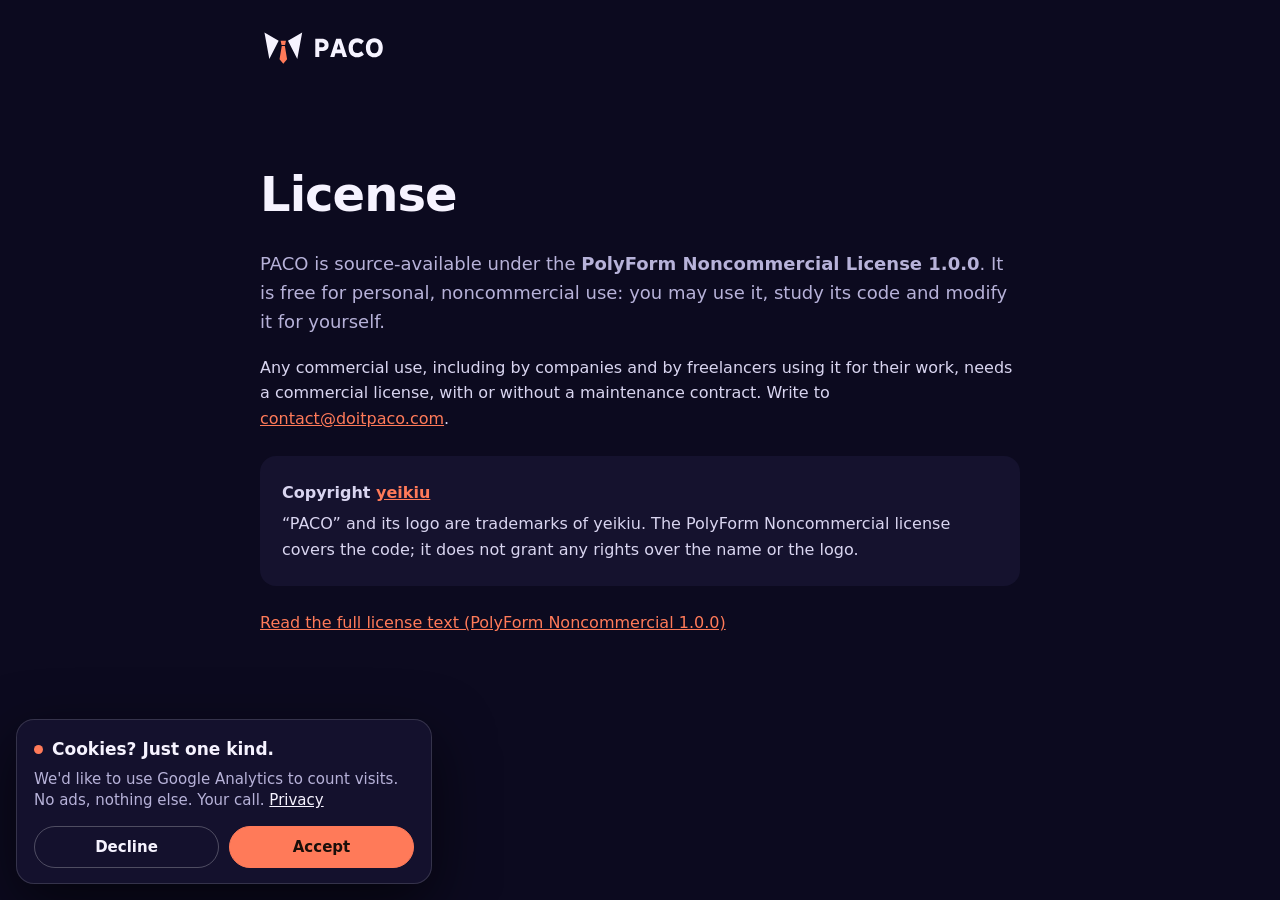
<file: license.html>
<!doctype html>
<html lang="en">
<head>
<meta charset="utf-8">
<meta name="viewport" content="width=device-width,initial-scale=1">
<title>License · PACO</title>
<meta name="description" content="PACO is source-available under the PolyForm Noncommercial License 1.0.0: free for personal, noncommercial use. Companies need a commercial license. “PACO” and its logo are trademarks of yeikiu.">
<meta name="theme-color" content="#0c0a1f">
<link rel="icon" href="assets/brand/favicon.svg" type="image/svg+xml">
<style>
  body{margin:0;background:#0c0a1f;color:#f6f3ff;font-family:system-ui,"Segoe UI",sans-serif;line-height:1.6}
  header,main{max-width:760px;margin:0 auto;padding:28px 24px} header img{height:40px}
  h1{font-size:clamp(32px,5vw,48px);letter-spacing:-.02em;margin:24px 0 8px} h2{color:#ff7a59;font-size:20px;margin:36px 0 8px}
  p,li{color:#d9d5f0;overflow-wrap:anywhere} .lead{color:#b7b2d9;font-size:18px} a{color:#ff7a59;overflow-wrap:anywhere}
  .box{background:#15122e;border-radius:16px;padding:18px 22px;margin:24px 0} .box p{margin:6px 0}
  .es{display:none} html[lang=es] .es{display:block} html[lang=es] .en{display:none}
</style>
<script src="consent.js" defer></script>
</head>
<body>
<header><a id="home" href="./"><img src="assets/brand/paco-logo-on-dark.svg" alt="PACO"></a></header>
<main>
  <h1 class="en">License</h1><h1 class="es" style="display:none">Licencia</h1>
  <p class="lead en">PACO is source-available under the <strong>PolyForm Noncommercial License 1.0.0</strong>. It is free for personal, noncommercial use: you may use it, study its code and modify it for yourself.</p>
  <p class="en">Any commercial use, including by companies and by freelancers using it for their work, needs a commercial license, with or without a maintenance contract. Write to <a href="mailto:contact@doitpaco.com">contact@doitpaco.com</a>.</p>
  <p class="lead es">PACO es de código visible y se distribuye bajo la <strong>licencia PolyForm Noncommercial 1.0.0</strong>. Es gratis para uso personal y no comercial: puedes usarlo, estudiar su código y modificarlo para ti.</p>
  <p class="es">Cualquier uso comercial, incluido el de empresas y el de autónomos que lo usen para trabajar, necesita una licencia comercial, con o sin contrato de mantenimiento. Escribe a <a href="mailto:contact@doitpaco.com">contact@doitpaco.com</a>.</p>
  <div class="box">
    <p><strong>Copyright <a href="https://github.com/yeikiu">yeikiu</a></strong></p>
    <p class="en">“PACO” and its logo are trademarks of yeikiu. The PolyForm Noncommercial license covers the code; it does not grant any rights over the name or the logo.</p>
    <p class="es">«PACO» y su logo son marcas de yeikiu. La licencia PolyForm Noncommercial cubre el código; no concede derechos sobre el nombre ni sobre el logo.</p>
    <p class="es">El texto legal vinculante es el original en inglés.</p>
  </div>
  <p class="en"><a href="https://polyformproject.org/licenses/noncommercial/1.0.0">Read the full license text (PolyForm Noncommercial 1.0.0)</a></p>
  <p class="es"><a href="https://polyformproject.org/licenses/noncommercial/1.0.0">Texto completo de la licencia PolyForm Noncommercial 1.0.0 (inglés, vinculante)</a></p>
  <!-- Enlace al código fuente, preparado y oculto hasta que exista el repo público:
       <p class="en"><a href="https://github.com/yeikiu/PACO">Source code</a></p>
       <p class="es"><a href="https://github.com/yeikiu/PACO">Código fuente</a></p> -->
</main>
<script>
var q=new URLSearchParams(location.search).get('lang');
if(q==='es'||(!q&&(navigator.language||'').slice(0,2).toLowerCase()==='es')){document.documentElement.lang='es';document.title='Licencia · PACO';document.getElementById('home').href='./?lang=es';document.querySelector('h1').textContent='Licencia';}
</script>
</body>
</html>
</file>
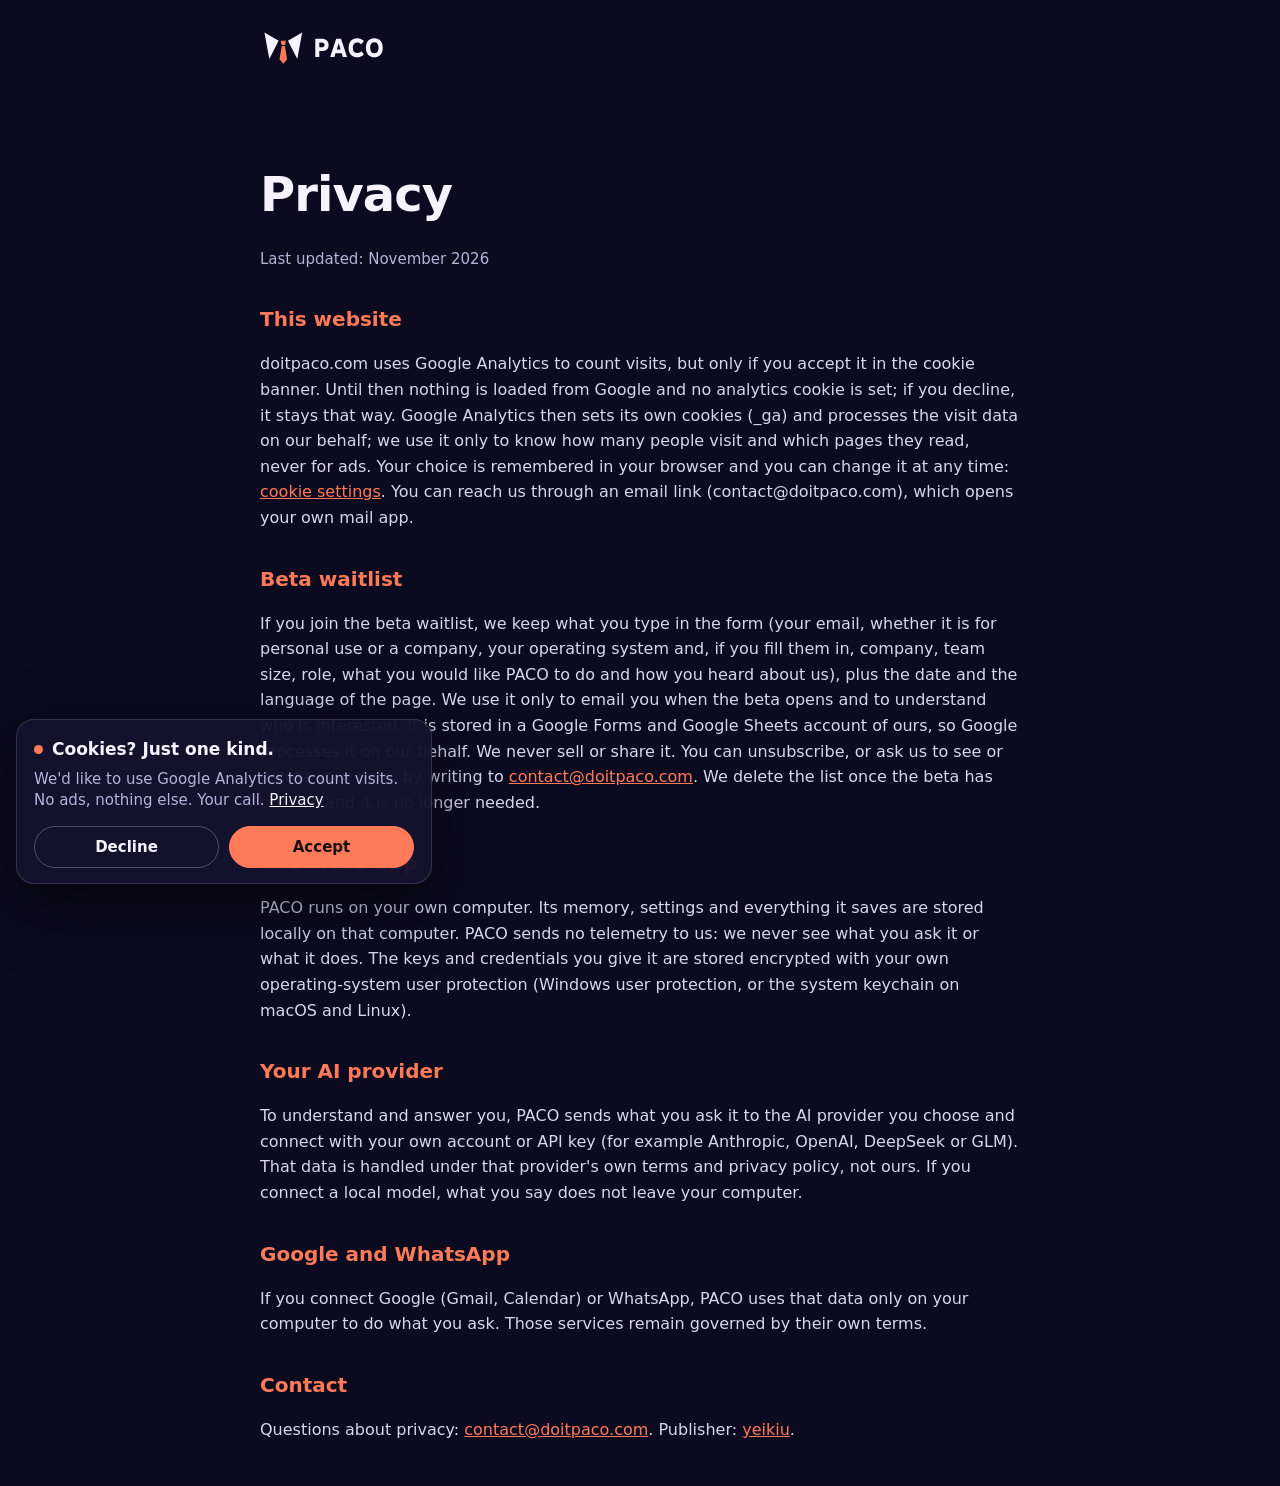
<file: privacy.html>
<!doctype html>
<html lang="en">
<head>
<meta charset="utf-8">
<meta name="viewport" content="width=device-width,initial-scale=1">
<title>Privacy · PACO</title>
<meta name="theme-color" content="#0c0a1f">
<link rel="icon" href="assets/brand/favicon.svg" type="image/svg+xml">
<style>
  body{margin:0;background:#0c0a1f;color:#f6f3ff;font-family:system-ui,"Segoe UI",sans-serif;line-height:1.6}
  header,main{max-width:760px;margin:0 auto;padding:28px 24px} header img{height:40px}
  h1{font-size:clamp(32px,5vw,48px);letter-spacing:-.02em;margin:24px 0 8px} h2{color:#ff7a59;font-size:20px;margin:32px 0 8px}
  p,li{color:#d9d5f0;overflow-wrap:anywhere} .upd{color:#b7b2d9;font-size:15px} a{color:#ff7a59}
  .es{display:none} html[lang=es] .es{display:block} html[lang=es] .en{display:none}
</style>
<script src="consent.js" defer></script>
</head>
<body>
<header><a id="home" href="./"><img src="assets/brand/paco-logo-on-dark.svg" alt="PACO"></a></header>
<main>
<div class="en">
<h1>Privacy</h1>
<p class="upd">Last updated: November 2026</p>
<h2>This website</h2>
<p>doitpaco.com uses Google Analytics to count visits, but only if you accept it in the cookie banner. Until then nothing is loaded from Google and no analytics cookie is set; if you decline, it stays that way. Google Analytics then sets its own cookies (_ga) and processes the visit data on our behalf; we use it only to know how many people visit and which pages they read, never for ads. Your choice is remembered in your browser and you can change it at any time: <a href="#" data-cookie-settings>cookie settings</a>. You can reach us through an email link (contact@doitpaco.com), which opens your own mail app.</p>
<h2>Beta waitlist</h2>
<p>If you join the beta waitlist, we keep what you type in the form (your email, whether it is for personal use or a company, your operating system and, if you fill them in, company, team size, role, what you would like PACO to do and how you heard about us), plus the date and the language of the page. We use it only to email you when the beta opens and to understand who is interested. It is stored in a Google Forms and Google Sheets account of ours, so Google processes it on our behalf. We never sell or share it. You can unsubscribe, or ask us to see or delete your data, by writing to <a href="mailto:contact@doitpaco.com">contact@doitpaco.com</a>. We delete the list once the beta has opened and it is no longer needed.</p>
<h2>The PACO app</h2>
<p>PACO runs on your own computer. Its memory, settings and everything it saves are stored locally on that computer. PACO sends no telemetry to us: we never see what you ask it or what it does. The keys and credentials you give it are stored encrypted with your own operating-system user protection (Windows user protection, or the system keychain on macOS and Linux).</p>
<h2>Your AI provider</h2>
<p>To understand and answer you, PACO sends what you ask it to the AI provider you choose and connect with your own account or API key (for example Anthropic, OpenAI, DeepSeek or GLM). That data is handled under that provider's own terms and privacy policy, not ours. If you connect a local model, what you say does not leave your computer.</p>
<h2>Google and WhatsApp</h2>
<p>If you connect Google (Gmail, Calendar) or WhatsApp, PACO uses that data only on your computer to do what you ask. Those services remain governed by their own terms.</p>
<h2>Contact</h2>
<p>Questions about privacy: <a href="mailto:contact@doitpaco.com">contact@doitpaco.com</a>. Publisher: <a href="https://github.com/yeikiu">yeikiu</a>.</p>
</div>
<div class="es">
<h1>Privacidad</h1>
<p class="upd">Última actualización: noviembre de 2026</p>
<h2>Esta web</h2>
<p>doitpaco.com usa Google Analytics para contar visitas, pero solo si lo aceptas en el aviso de cookies. Hasta entonces no se carga nada de Google ni se instala ninguna cookie de analítica, y si lo rechazas sigue así. Si lo aceptas, Google Analytics instala sus propias cookies (_ga) y trata los datos de la visita por encargo nuestro; solo lo usamos para saber cuánta gente nos visita y qué páginas lee, nunca para publicidad. Tu elección se guarda en tu navegador y puedes cambiarla cuando quieras: <a href="#" data-cookie-settings>ajustes de cookies</a>. Puedes contactarnos con un enlace de correo (contact@doitpaco.com), que abre tu propia app de correo.</p>
<h2>Lista de espera de la beta</h2>
<p>Si te apuntas a la lista de espera de la beta, guardamos lo que escribes en el formulario (tu email, si es para uso personal o para una empresa, tu sistema operativo y, si los rellenas, empresa, tamaño del equipo, cargo, qué te gustaría que PACO hiciera y cómo nos conociste), además de la fecha y el idioma de la página. Lo usamos solo para escribirte cuando abra la beta y para saber a quién le interesa. Se guarda en una cuenta nuestra de Google Forms y Google Sheets, así que Google lo trata por encargo nuestro. Nunca lo vendemos ni lo cedemos. Puedes darte de baja, o pedirnos ver o borrar tus datos, escribiendo a <a href="mailto:contact@doitpaco.com">contact@doitpaco.com</a>. Borramos la lista cuando la beta ya ha abierto y deja de hacer falta.</p>
<h2>La app PACO</h2>
<p>PACO funciona en tu propio ordenador. Su memoria, sus ajustes y todo lo que guarda se quedan en ese ordenador. PACO no nos envía telemetría: nunca vemos lo que le pides ni lo que hace. Las claves y credenciales que le das se guardan cifradas con la protección de tu propio usuario del sistema (la de tu usuario de Windows, o el llavero del sistema en macOS y Linux).</p>
<h2>Tu proveedor de IA</h2>
<p>Para entenderte y responderte, PACO envía lo que le pides al proveedor de IA que tú eliges y conectas con tu propia cuenta o clave de API (por ejemplo Anthropic, OpenAI, DeepSeek o GLM). Esos datos se rigen por los términos y la política de privacidad de ese proveedor, no por los nuestros. Si conectas un modelo local, lo que dices no sale de tu ordenador.</p>
<h2>Google y WhatsApp</h2>
<p>Si conectas Google (Gmail, Calendar) o WhatsApp, PACO usa esos datos solo en tu ordenador y para hacer lo que le pides. Esos servicios siguen rigiéndose por sus propios términos.</p>
<h2>Contacto</h2>
<p>Dudas sobre privacidad: <a href="mailto:contact@doitpaco.com">contact@doitpaco.com</a>. Editor: <a href="https://github.com/yeikiu">yeikiu</a>.</p>
</div>
</main>
<script>
var q=new URLSearchParams(location.search).get('lang');
if(q==='es'||(!q&&(navigator.language||'').slice(0,2).toLowerCase()==='es')){document.documentElement.lang='es';document.title='Privacidad · PACO';document.getElementById('home').href='./?lang=es';}
</script>
</body>
</html>
</file>
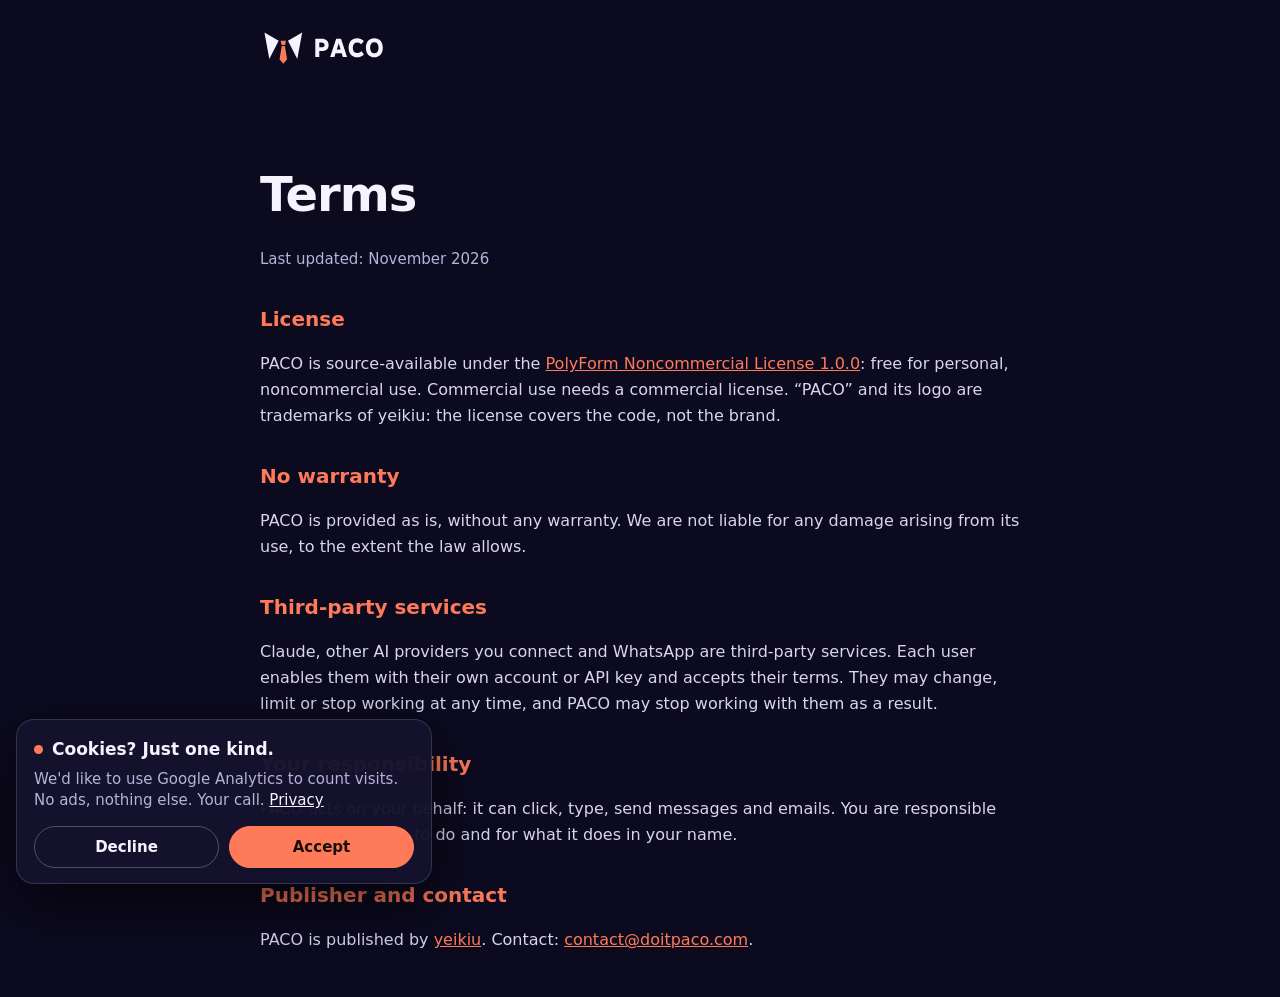
<file: terms.html>
<!doctype html>
<html lang="en">
<head>
<meta charset="utf-8">
<meta name="viewport" content="width=device-width,initial-scale=1">
<title>Terms · PACO</title>
<meta name="theme-color" content="#0c0a1f">
<link rel="icon" href="assets/brand/favicon.svg" type="image/svg+xml">
<style>
  body{margin:0;background:#0c0a1f;color:#f6f3ff;font-family:system-ui,"Segoe UI",sans-serif;line-height:1.6}
  header,main{max-width:760px;margin:0 auto;padding:28px 24px} header img{height:40px}
  h1{font-size:clamp(32px,5vw,48px);letter-spacing:-.02em;margin:24px 0 8px} h2{color:#ff7a59;font-size:20px;margin:32px 0 8px}
  p,li{color:#d9d5f0;overflow-wrap:anywhere} .upd{color:#b7b2d9;font-size:15px} a{color:#ff7a59}
  .es{display:none} html[lang=es] .es{display:block} html[lang=es] .en{display:none}
</style>
<script src="consent.js" defer></script>
</head>
<body>
<header><a id="home" href="./"><img src="assets/brand/paco-logo-on-dark.svg" alt="PACO"></a></header>
<main>
<div class="en">
<h1>Terms</h1>
<p class="upd">Last updated: November 2026</p>
<h2>License</h2>
<p>PACO is source-available under the <a href="license.html">PolyForm Noncommercial License 1.0.0</a>: free for personal, noncommercial use. Commercial use needs a commercial license. “PACO” and its logo are trademarks of yeikiu: the license covers the code, not the brand.</p>
<h2>No warranty</h2>
<p>PACO is provided as is, without any warranty. We are not liable for any damage arising from its use, to the extent the law allows.</p>
<h2>Third-party services</h2>
<p>Claude, other AI providers you connect and WhatsApp are third-party services. Each user enables them with their own account or API key and accepts their terms. They may change, limit or stop working at any time, and PACO may stop working with them as a result.</p>
<h2>Your responsibility</h2>
<p>PACO acts on your behalf: it can click, type, send messages and emails. You are responsible for what you ask it to do and for what it does in your name.</p>
<h2>Publisher and contact</h2>
<p>PACO is published by <a href="https://github.com/yeikiu">yeikiu</a>. Contact: <a href="mailto:contact@doitpaco.com">contact@doitpaco.com</a>.</p>
</div>
<div class="es">
<h1>Condiciones</h1>
<p class="upd">Última actualización: noviembre de 2026</p>
<h2>Licencia</h2>
<p>PACO es de código visible y se distribuye bajo la <a href="license.html?lang=es">licencia PolyForm Noncommercial 1.0.0</a>: gratis para uso personal y no comercial. El uso comercial necesita una licencia comercial. «PACO» y su logo son marcas de yeikiu: la licencia cubre el código, no la marca.</p>
<h2>Sin garantía</h2>
<p>PACO se ofrece tal cual, sin ninguna garantía. En la medida en que la ley lo permita, no respondemos de los daños que pueda causar su uso.</p>
<h2>Servicios de terceros</h2>
<p>Claude, los demás proveedores de IA que conectes y WhatsApp son servicios de terceros. Cada usuario los activa con su propia cuenta o clave de API y acepta sus condiciones. Pueden cambiar, limitarse o dejar de funcionar en cualquier momento, y con ello PACO puede dejar de funcionar con ellos.</p>
<h2>Tu responsabilidad</h2>
<p>PACO actúa en tu nombre: puede hacer clic, escribir y enviar mensajes y correos. Tú respondes de lo que le pides y de lo que hace en tu nombre.</p>
<h2>Editor y contacto</h2>
<p>PACO lo publica <a href="https://github.com/yeikiu">yeikiu</a>. Contacto: <a href="mailto:contact@doitpaco.com">contact@doitpaco.com</a>.</p>
</div>
</main>
<script>
var q=new URLSearchParams(location.search).get('lang');
if(q==='es'||(!q&&(navigator.language||'').slice(0,2).toLowerCase()==='es')){document.documentElement.lang='es';document.title='Condiciones · PACO';document.getElementById('home').href='./?lang=es';}
</script>
</body>
</html>
</file>
